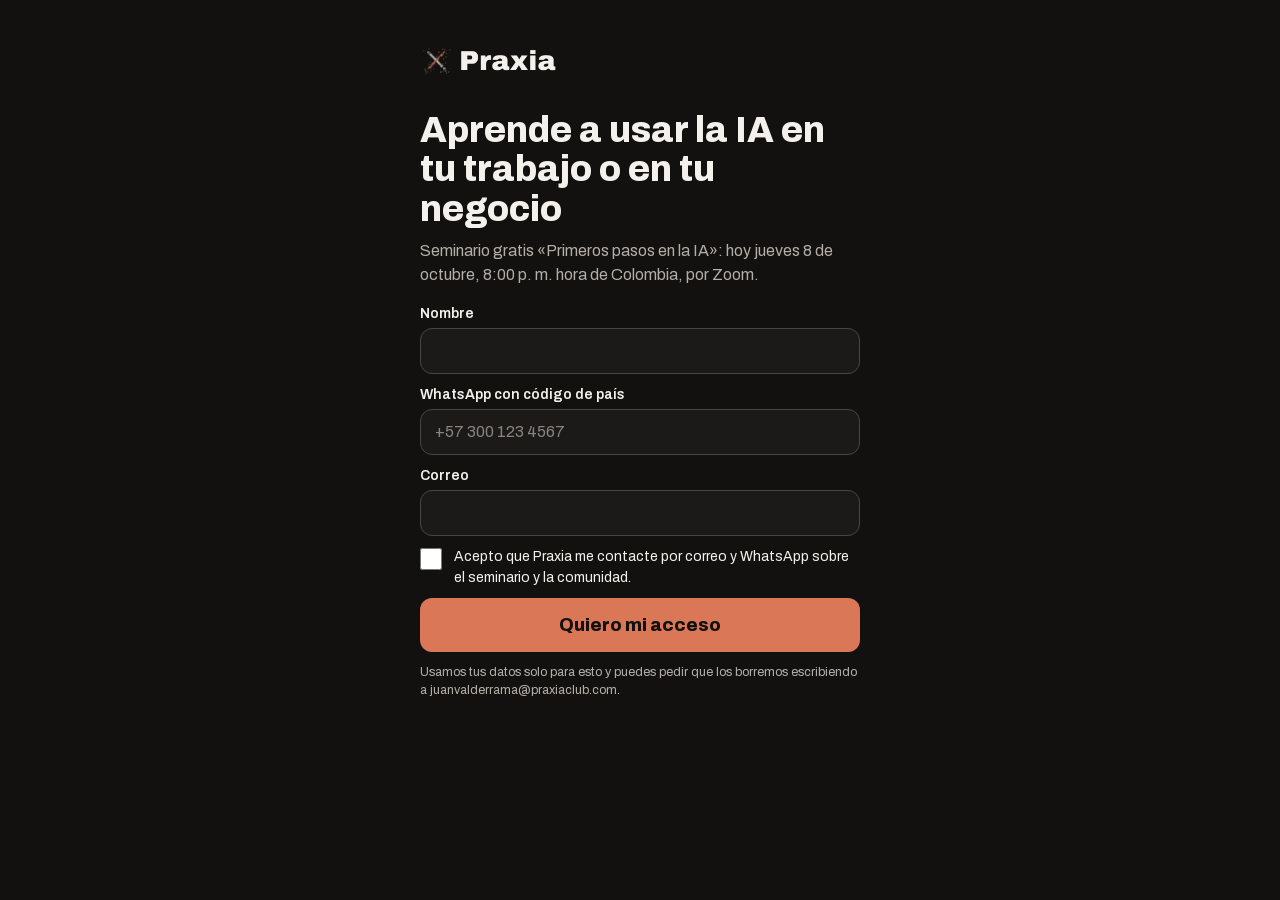
<file: index.html>
<!doctype html>
<html lang="es">
<head>
<meta charset="utf-8">
<meta name="viewport" content="width=device-width,initial-scale=1">
<title>Seminario gratis «Primeros pasos en la IA» · Praxia</title>
<meta name="description" content="Aprende a usar la IA en tu trabajo o en tu negocio. Seminario gratis hoy jueves 8 de octubre, 8:00 p. m. hora de Colombia, por Zoom.">
<meta name="robots" content="noindex">
<meta name="theme-color" content="#121110">
<link rel="icon" type="image/png" sizes="64x64" href="favicon-64.png">
<meta property="og:type" content="website">
<meta property="og:locale" content="es_CO">
<meta property="og:site_name" content="Praxia">
<meta property="og:title" content="Seminario gratis «Primeros pasos en la IA» · Praxia">
<meta property="og:description" content="Aprende a usar la IA en tu trabajo o en tu negocio. Hoy jueves 8 de octubre, 8:00 p. m. hora de Colombia, por Zoom.">
<meta property="og:image" content="og.png">
<meta property="og:image:width" content="1200">
<meta property="og:image:height" content="630">
<meta name="twitter:card" content="summary_large_image">
<link rel="stylesheet" href="fonts.css">
<link rel="stylesheet" href="style.css">
</head>
<body>
<main class="wrap">
  <img class="logo" src="logo-horizontal-oscuro.png" alt="Praxia" width="160" height="40">

  <section id="intro">
    <h1>Aprende a usar la IA en tu trabajo o en tu negocio</h1>
    <p class="lead">Seminario gratis «Primeros pasos en la IA»: hoy jueves 8 de octubre, 8:00 p. m. hora de Colombia, por Zoom.</p>
  </section>

  <form id="form" data-lead novalidate autocomplete="on">
    <input type="hidden" name="vendedor" value="directo">
    <input type="hidden" name="ref" value="directo">

    <div class="field">
      <label for="nombre">Nombre</label>
      <input id="nombre" name="nombre" type="text" autocomplete="name" required aria-describedby="e-nombre">
      <p class="err" id="e-nombre" role="alert"></p>
    </div>
    <div class="field">
      <label for="whatsapp">WhatsApp con código de país</label>
      <input id="whatsapp" name="whatsapp" type="tel" inputmode="tel" autocomplete="tel" placeholder="+57 300 123 4567" required aria-describedby="e-whatsapp">
      <p class="err" id="e-whatsapp" role="alert"></p>
    </div>
    <div class="field">
      <label for="email">Correo</label>
      <input id="email" name="email" type="email" inputmode="email" autocomplete="email" required aria-describedby="e-email">
      <p class="err" id="e-email" role="alert"></p>
    </div>
    <div class="field check">
      <input id="consent" name="consent" type="checkbox" value="si" required aria-describedby="e-consent">
      <label for="consent">Acepto que Praxia me contacte por correo y WhatsApp sobre el seminario y la comunidad.</label>
      <p class="err" id="e-consent" role="alert"></p>
    </div>
    <button id="btn" class="btn" type="submit">Quiero mi acceso</button>
    <p class="priv">Usamos tus datos solo para esto y puedes pedir que los borremos escribiendo a juanvalderrama@praxiaclub.com.</p>
  </form>

  <section id="ok" tabindex="-1" hidden aria-live="polite">
    <h2>¡Listo, <span id="ok-nombre"></span>! Tu acceso:</h2>
    <a class="btn" href="https://us06web.zoom.us/j/2411834937?pwd=VMdDqUSH9bmFulStR44VmJWD4kCLHA.1&amp;omn=89924839785" target="_blank" rel="noopener">Entrar al seminario (Zoom)</a>
    <a class="btn alt" href="https://whatsapp.com/channel/0029VbEDpVA6hENrgjZx3Y0P" target="_blank" rel="noopener">Sigue el canal de Praxia en WhatsApp</a>
    <p class="priv">Entra unos minutos antes para probar el audio.</p>
  </section>
</main>

<script src="app.js" defer></script>
<script src="https://axishub.duckdns.org/track/t.js?site=praxia-unete" data-site="praxia-unete" defer></script>
</body>
</html>
</file>
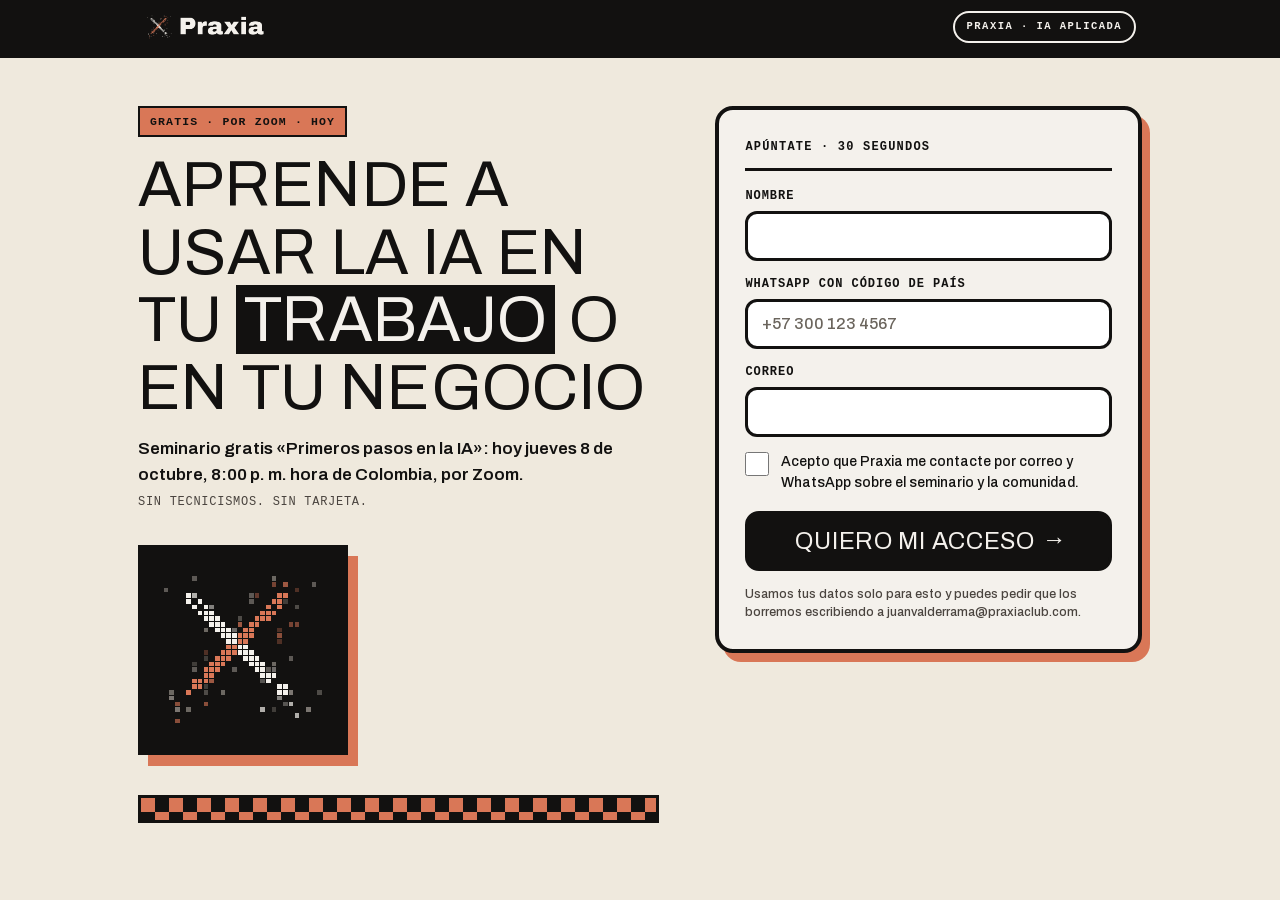
<file: a/index.html>
<!doctype html>
<html lang="es">
<head>
<meta charset="utf-8">
<meta name="viewport" content="width=device-width,initial-scale=1">
<title>Seminario gratis «Primeros pasos en la IA» · Praxia</title>
<meta name="description" content="Aprende a usar la IA en tu trabajo o en tu negocio. Seminario gratis hoy jueves 8 de octubre, 8:00 p. m. hora de Colombia, por Zoom.">
<meta name="robots" content="noindex">
<meta name="theme-color" content="#121110">
<link rel="icon" type="image/png" sizes="64x64" href="favicon-64.png">
<link rel="stylesheet" href="fonts.css">
<link rel="stylesheet" href="style.css">
</head>
<body data-variant="a">
<header class="top"><div class="top-in">
  <img class="logo" src="logo-horizontal-oscuro.png" alt="Praxia" width="128" height="32">
  <span class="seal">PRAXIA · IA APLICADA</span>
</div></header>

<main class="grid">
  <section id="intro">
    <p class="tag">Gratis · por Zoom · hoy</p>
    <h1>Aprende a usar la IA en tu <mark>trabajo</mark> o en tu negocio</h1>
    <div class="row">
      <div>
        <p class="lead">Seminario gratis «Primeros pasos en la IA»: hoy jueves 8 de octubre, 8:00 p. m. hora de Colombia, por Zoom.</p>
        <p class="micro">Sin tecnicismos. Sin tarjeta.</p>
      </div>
      <div class="tile" aria-hidden="true"><img src="simbolo.svg" alt="" width="512" height="512"></div>
    </div>
    <div class="strip" aria-hidden="true"></div>
  </section>

  <div class="side">
    <form id="form" class="card" data-lead novalidate autocomplete="on">
      <input type="hidden" name="vendedor" value="directo">
      <input type="hidden" name="ref" value="directo">
      <p class="mini">Apúntate · 30 segundos</p>

      <div class="field">
        <label for="nombre">Nombre</label>
        <input id="nombre" name="nombre" type="text" autocomplete="name" required aria-describedby="e-nombre">
        <p class="err" id="e-nombre" role="alert"></p>
      </div>
      <div class="field">
        <label for="whatsapp">WhatsApp con código de país</label>
        <input id="whatsapp" name="whatsapp" type="tel" inputmode="tel" autocomplete="tel" placeholder="+57 300 123 4567" required aria-describedby="e-whatsapp">
        <p class="err" id="e-whatsapp" role="alert"></p>
      </div>
      <div class="field">
        <label for="email">Correo</label>
        <input id="email" name="email" type="email" inputmode="email" autocomplete="email" required aria-describedby="e-email">
        <p class="err" id="e-email" role="alert"></p>
      </div>
      <div class="field check">
        <input id="consent" name="consent" type="checkbox" value="si" required aria-describedby="e-consent">
        <label for="consent">Acepto que Praxia me contacte por correo y WhatsApp sobre el seminario y la comunidad.</label>
        <p class="err" id="e-consent" role="alert"></p>
      </div>
      <button id="btn" class="btn" type="submit">Quiero mi acceso</button>
      <p class="priv">Usamos tus datos solo para esto y puedes pedir que los borremos escribiendo a juanvalderrama@praxiaclub.com.</p>
    </form>

    <section id="ok" class="card" tabindex="-1" hidden aria-live="polite">
      <p class="mini">Estás adentro</p>
      <h2>¡Listo, <span id="ok-nombre"></span>! Tu acceso:</h2>
      <a class="btn" href="https://us06web.zoom.us/j/2411834937?pwd=VMdDqUSH9bmFulStR44VmJWD4kCLHA.1&amp;omn=89924839785" target="_blank" rel="noopener">Entrar al seminario (Zoom)</a>
      <a class="btn alt" href="https://whatsapp.com/channel/0029VbEDpVA6hENrgjZx3Y0P" target="_blank" rel="noopener">Sigue el canal de Praxia en WhatsApp</a>
      <p class="priv">Entra unos minutos antes para probar el audio.</p>
    </section>
  </div>
</main>

<script src="app.js" defer></script>
<script src="https://axishub.duckdns.org/track/t.js?site=praxia-unete" data-site="praxia-unete" defer></script>
</body>
</html>
</file>
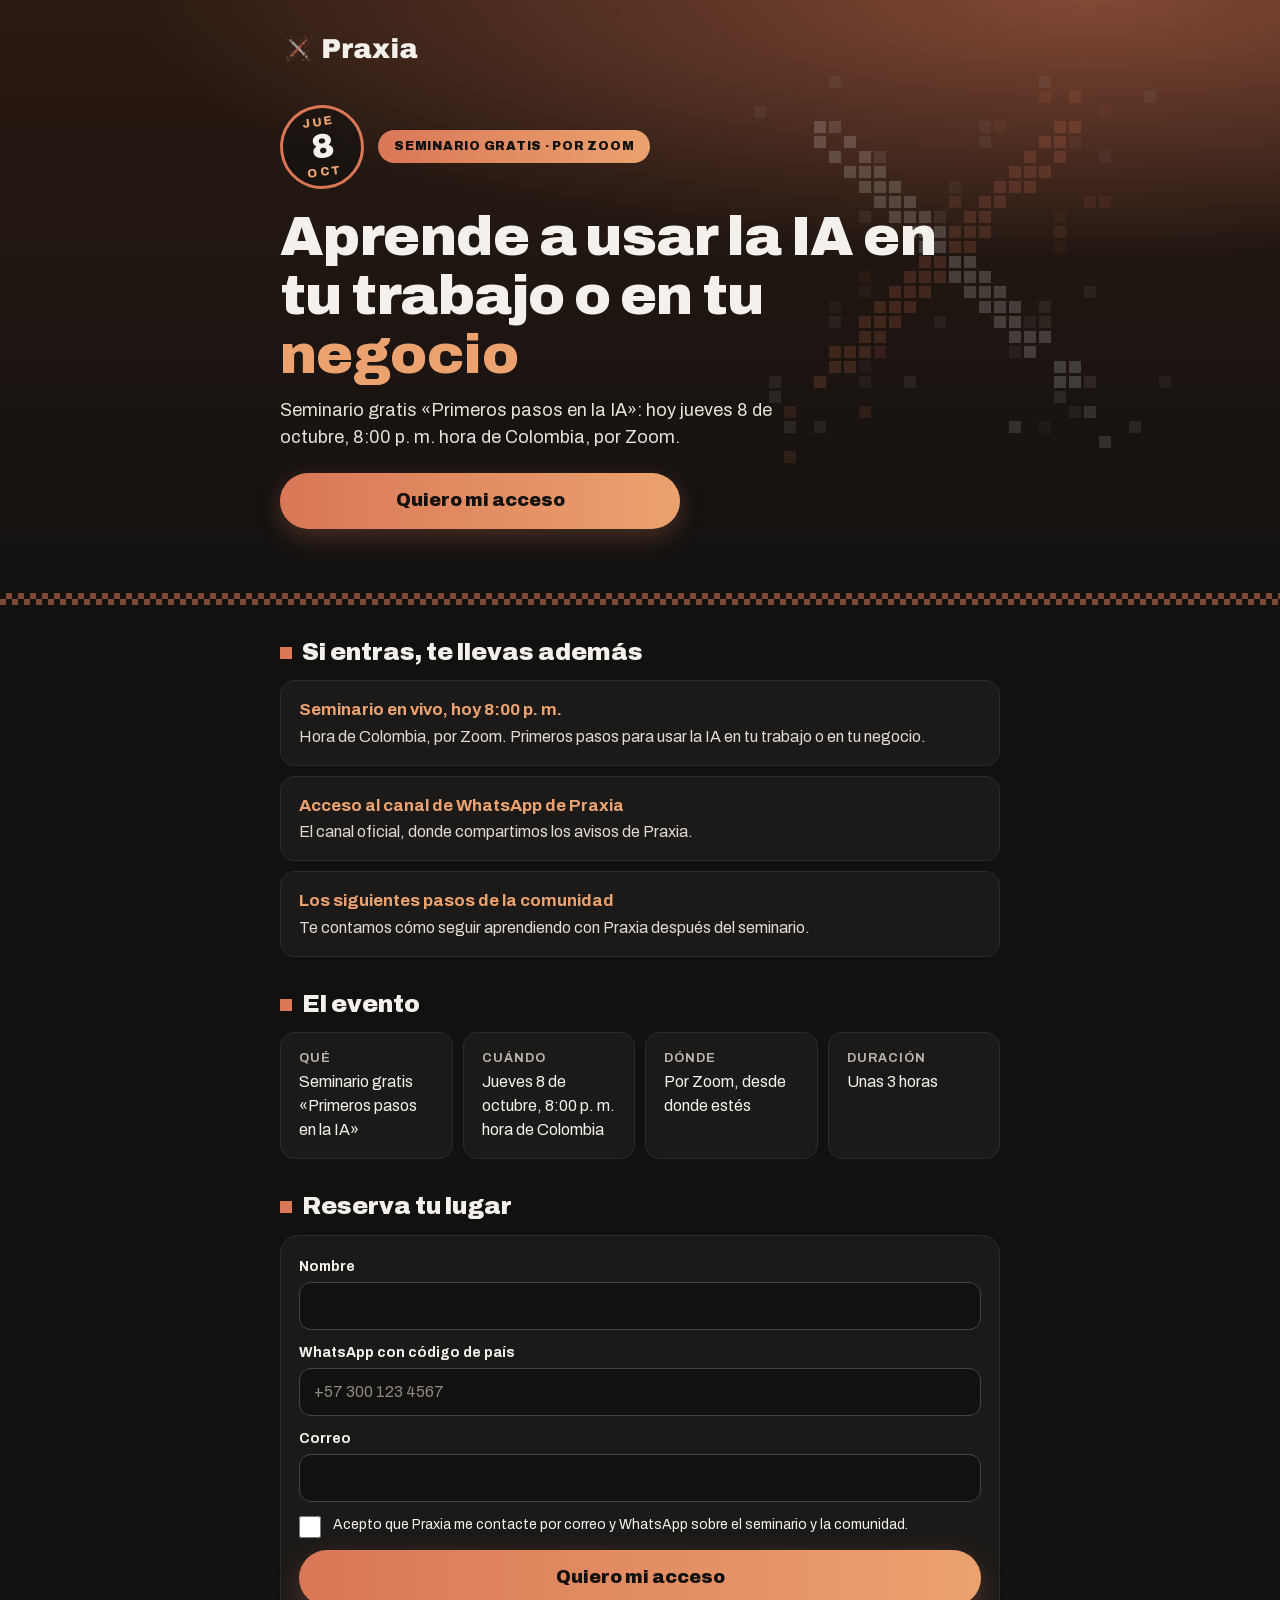
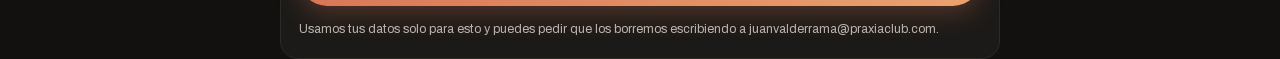
<file: b/index.html>
<!doctype html>
<html lang="es">
<head>
<meta charset="utf-8">
<meta name="viewport" content="width=device-width,initial-scale=1">
<title>Seminario gratis «Primeros pasos en la IA» · Praxia</title>
<meta name="description" content="Aprende a usar la IA en tu trabajo o en tu negocio. Seminario gratis hoy jueves 8 de octubre, 8:00 p. m. hora de Colombia, por Zoom.">
<meta name="robots" content="noindex">
<meta name="theme-color" content="#121110">
<link rel="icon" type="image/png" sizes="64x64" href="favicon-64.png">
<link rel="stylesheet" href="fonts.css">
<link rel="stylesheet" href="style.css">
</head>
<body data-variant="b">
<header class="hero"><div class="in">
  <img class="logo" src="logo-horizontal.png" alt="Praxia" width="140" height="35">
  <div class="fecha">
    <div class="sello" aria-hidden="true"><small>JUE</small><b>8</b><small>OCT</small></div>
    <span class="pill">Seminario gratis · por Zoom</span>
  </div>
  <h1>Aprende a usar la IA en tu trabajo o en tu <em>negocio</em></h1>
  <p class="lead">Seminario gratis «Primeros pasos en la IA»: hoy jueves 8 de octubre, 8:00 p. m. hora de Colombia, por Zoom.</p>
  <div id="intro"><a class="btn" href="#inscripcion">Quiero mi acceso</a></div>
</div></header>
<div class="pixeles" aria-hidden="true"></div>

<section id="ok" tabindex="-1" hidden aria-live="polite">
  <h2>¡Listo, <span id="ok-nombre"></span>! Tu acceso:</h2>
  <a class="btn" href="https://us06web.zoom.us/j/2411834937?pwd=VMdDqUSH9bmFulStR44VmJWD4kCLHA.1&amp;omn=89924839785" target="_blank" rel="noopener">Entrar al seminario (Zoom)</a>
  <a class="btn alt" href="https://whatsapp.com/channel/0029VbEDpVA6hENrgjZx3Y0P" target="_blank" rel="noopener">Sigue el canal de Praxia en WhatsApp</a>
  <p class="priv">Entra unos minutos antes para probar el audio.</p>
</section>

<main class="in">
  <h2>Si entras, te llevas además</h2>
  <div class="cards">
    <div class="card"><b>Seminario en vivo, hoy 8:00 p. m.</b><p>Hora de Colombia, por Zoom. Primeros pasos para usar la IA en tu trabajo o en tu negocio.</p></div>
    <div class="card"><b>Acceso al canal de WhatsApp de Praxia</b><p>El canal oficial, donde compartimos los avisos de Praxia.</p></div>
    <div class="card"><b>Los siguientes pasos de la comunidad</b><p>Te contamos cómo seguir aprendiendo con Praxia después del seminario.</p></div>
  </div>

  <h2>El evento</h2>
  <div class="datos">
    <div class="card"><small>Qué</small>Seminario gratis «Primeros pasos en la IA»</div>
    <div class="card"><small>Cuándo</small>Jueves 8 de octubre, 8:00 p. m. hora de Colombia</div>
    <div class="card"><small>Dónde</small>Por Zoom, desde donde estés</div>
    <div class="card"><small>Duración</small>Unas 3 horas</div>
  </div>

  <h2 id="inscripcion">Reserva tu lugar</h2>
  <form id="form" data-lead novalidate autocomplete="on">
    <input type="hidden" name="vendedor" value="directo">
    <input type="hidden" name="ref" value="directo">

    <div class="field">
      <label for="nombre">Nombre</label>
      <input id="nombre" name="nombre" type="text" autocomplete="name" required aria-describedby="e-nombre">
      <p class="err" id="e-nombre" role="alert"></p>
    </div>
    <div class="field">
      <label for="whatsapp">WhatsApp con código de país</label>
      <input id="whatsapp" name="whatsapp" type="tel" inputmode="tel" autocomplete="tel" placeholder="+57 300 123 4567" required aria-describedby="e-whatsapp">
      <p class="err" id="e-whatsapp" role="alert"></p>
    </div>
    <div class="field">
      <label for="email">Correo</label>
      <input id="email" name="email" type="email" inputmode="email" autocomplete="email" required aria-describedby="e-email">
      <p class="err" id="e-email" role="alert"></p>
    </div>
    <div class="field check">
      <input id="consent" name="consent" type="checkbox" value="si" required aria-describedby="e-consent">
      <label for="consent">Acepto que Praxia me contacte por correo y WhatsApp sobre el seminario y la comunidad.</label>
      <p class="err" id="e-consent" role="alert"></p>
    </div>
    <button id="btn" class="btn" type="submit">Quiero mi acceso</button>
    <p class="priv">Usamos tus datos solo para esto y puedes pedir que los borremos escribiendo a juanvalderrama@praxiaclub.com.</p>
  </form>
</main>

<div class="fijo"><a class="btn" href="#inscripcion">Quiero mi acceso</a></div>

<script src="app.js" defer></script>
<script src="https://axishub.duckdns.org/track/t.js?site=praxia-unete" data-site="praxia-unete" defer></script>
</body>
</html>
</file>
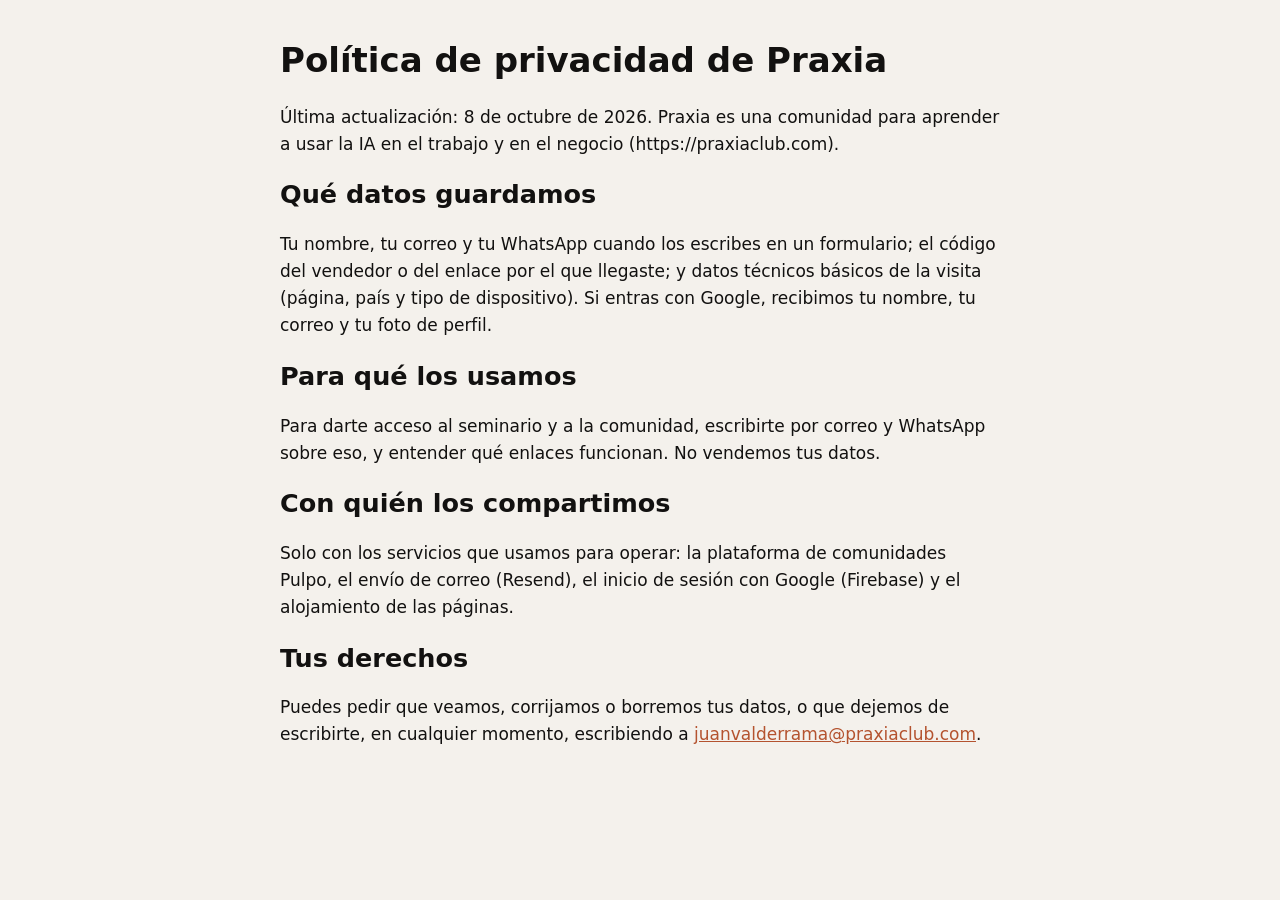
<file: privacidad.html>
<!doctype html>
<html lang="es"><head><meta charset="utf-8"><meta name="viewport" content="width=device-width,initial-scale=1">
<title>Política de privacidad · Praxia</title>
<style>body{font:17px/1.6 system-ui,sans-serif;max-width:720px;margin:40px auto;padding:0 20px;color:#121110;background:#f4f1ec}h1,h2{line-height:1.2}a{color:#b4532f}</style></head>
<body>
<h1>Política de privacidad de Praxia</h1>
<p>Última actualización: 8 de octubre de 2026. Praxia es una comunidad para aprender a usar la IA en el trabajo y en el negocio (https://praxiaclub.com).</p>
<h2>Qué datos guardamos</h2>
<p>Tu nombre, tu correo y tu WhatsApp cuando los escribes en un formulario; el código del vendedor o del enlace por el que llegaste; y datos técnicos básicos de la visita (página, país y tipo de dispositivo). Si entras con Google, recibimos tu nombre, tu correo y tu foto de perfil.</p>
<h2>Para qué los usamos</h2>
<p>Para darte acceso al seminario y a la comunidad, escribirte por correo y WhatsApp sobre eso, y entender qué enlaces funcionan. No vendemos tus datos.</p>
<h2>Con quién los compartimos</h2>
<p>Solo con los servicios que usamos para operar: la plataforma de comunidades Pulpo, el envío de correo (Resend), el inicio de sesión con Google (Firebase) y el alojamiento de las páginas.</p>
<h2>Tus derechos</h2>
<p>Puedes pedir que veamos, corrijamos o borremos tus datos, o que dejemos de escribirte, en cualquier momento, escribiendo a <a href="mailto:juanvalderrama@praxiaclub.com">juanvalderrama@praxiaclub.com</a>.</p>
</body></html>
</file>
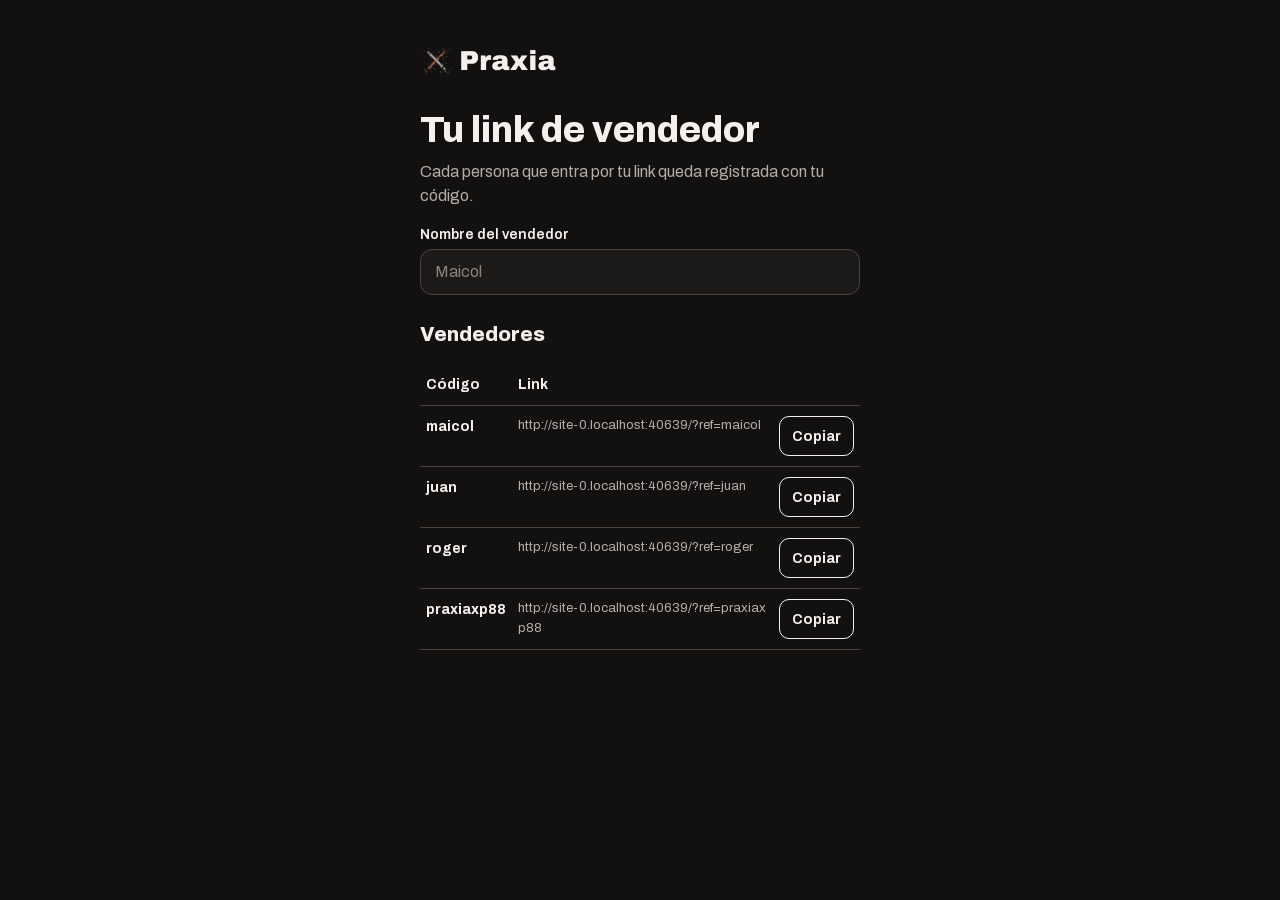
<file: vendedores.html>
<!doctype html>
<html lang="es">
<head>
<meta charset="utf-8">
<meta name="viewport" content="width=device-width,initial-scale=1">
<title>Links de vendedor · Praxia</title>
<meta name="robots" content="noindex">
<meta name="theme-color" content="#121110">
<link rel="icon" type="image/png" sizes="64x64" href="favicon-64.png">
<link rel="stylesheet" href="fonts.css">
<link rel="stylesheet" href="style.css">
<style>
table{width:100%;border-collapse:collapse;margin:8px 0 0;font-size:14px}
th,td{text-align:left;padding:10px 6px;border-bottom:1px solid var(--line);vertical-align:top}
td.l{word-break:break-all;color:var(--dim);font-size:13px}
.row{display:flex;gap:10px}.row .btn{margin-top:10px;min-height:48px;font-size:16px}
.out{background:var(--panel);border-radius:var(--r);padding:12px 14px;word-break:break-all;margin:12px 0 0;font-size:14px}
.note{color:var(--dim);margin:0 0 16px}
button.mini{min-height:40px;padding:0 12px;background:transparent;color:var(--ink);border:1.5px solid var(--ink);border-radius:10px;font:inherit;font-weight:700;font-size:14px;cursor:pointer}
</style>
</head>
<body>
<main class="wrap">
  <img class="logo" src="logo-horizontal-oscuro.png" alt="Praxia" width="160" height="40">
  <h1>Tu link de vendedor</h1>
  <p class="note">Cada persona que entra por tu link queda registrada con tu código.</p>

  <div class="field">
    <label for="nom">Nombre del vendedor</label>
    <input id="nom" type="text" autocomplete="off" placeholder="Maicol">
  </div>
  <div id="res" hidden>
    <p class="out" id="link"></p>
    <div class="row">
      <button class="btn" id="copiar" type="button">Copiar</button>
      <a class="btn alt" id="wa" target="_blank" rel="noopener" href="#">Compartir por WhatsApp</a>
    </div>
  </div>
  <p class="priv" id="msg" role="status"></p>

  <h2 style="margin-top:28px;font-size:20px">Vendedores</h2>
  <table>
    <thead><tr><th>Código</th><th>Link</th><th></th></tr></thead>
    <tbody id="tabla"></tbody>
  </table>
</main>
<script>
// Cambiar al publicar (con la barra final).
var BASE = location.href.replace(/vendedores\.html.*$/, '').replace(/[?#].*$/, '');
var VENDEDORES = ['maicol', 'juan', 'roger', 'praxiaxp88'];

function toCode(s) {
  s = String(s || '').toLowerCase();
  try { s = s.normalize('NFD').replace(/[̀-ͯ]/g, ''); } catch (e) {}
  return s.replace(/[\s_]+/g, '-').replace(/[^a-z0-9-]/g, '').replace(/-+/g, '-').replace(/^-|-$/g, '').slice(0, 40);
}
function linkFor(code) { return BASE.replace(/\/?$/, '/') + '?ref=' + code; }
function waFor(link) { return 'https://wa.me/?text=' + encodeURIComponent('Te comparto el acceso al seminario gratis de Praxia: ' + link); }
function copy(text, msgEl) {
  var done = function () { msgEl.textContent = 'Link copiado.'; };
  var fail = function () { msgEl.textContent = 'No se pudo copiar: selecciona el link y cópialo a mano.'; };
  if (navigator.clipboard && navigator.clipboard.writeText) navigator.clipboard.writeText(text).then(done, fail); else fail();
}
var msg = document.getElementById('msg');
var nom = document.getElementById('nom');
nom.addEventListener('input', function () {
  var code = toCode(nom.value), link = linkFor(code);
  document.getElementById('res').hidden = !code;
  if (!code) return;
  document.getElementById('link').textContent = link;
  document.getElementById('wa').href = waFor(link);
  msg.textContent = '';
});
document.getElementById('copiar').addEventListener('click', function () { copy(document.getElementById('link').textContent, msg); });

var tb = document.getElementById('tabla');
VENDEDORES.forEach(function (c) {
  var link = linkFor(c), tr = document.createElement('tr');
  var a = document.createElement('td'); a.textContent = c; a.style.fontWeight = '700';
  var b = document.createElement('td'); b.className = 'l'; b.textContent = link;
  var d = document.createElement('td'), btn = document.createElement('button');
  btn.type = 'button'; btn.className = 'mini'; btn.textContent = 'Copiar';
  btn.addEventListener('click', function () { copy(link, msg); });
  d.appendChild(btn); tr.appendChild(a); tr.appendChild(b); tr.appendChild(d); tb.appendChild(tr);
});
</script>
</body>
</html>
</file>
<file: fonts.css>
/* Archivo (variable 100-900, subset latin) embebida en base64: 34940 bytes de fuente, sin descargas externas. */
@font-face{font-family:'Archivo';font-style:normal;font-weight:100 900;font-display:swap;src:url([data-uri]) format('woff2')}
</file>
<file: style.css>
/* Praxia · unete · paleta C · celular primero */
:root{--bg:#121110;--panel:#1c1a18;--line:#4a443f;--ink:#f4f1ec;--dim:#b4aea6;--acid:#d97757;--err:#ff9b8a;--r:12px}
*{box-sizing:border-box}
html{-webkit-text-size-adjust:100%}
body{margin:0;background:var(--bg);color:var(--ink);font:400 16px/1.5 'Archivo',system-ui,-apple-system,'Segoe UI',Roboto,Arial,sans-serif;-webkit-font-smoothing:antialiased;overflow-wrap:break-word}
.wrap{max-width:480px;margin:0 auto;padding:14px 20px 32px}
.logo{display:block;width:140px;height:auto;margin:0 0 14px -16px}
:focus-visible{outline:3px solid var(--ink);outline-offset:3px;border-radius:4px}
h1{font-weight:800;font-size:clamp(26px,7.4vw,36px);line-height:1.1;margin:0 0 10px}
h2{font-weight:800;font-size:26px;line-height:1.15;margin:8px 0 18px}
.lead{color:var(--dim);font-size:16px;margin:0 0 16px}
.field{margin:0 0 10px}
label{display:block;font-weight:600;font-size:14px;margin:0 0 4px}
input[type=text],input[type=tel],input[type=email]{width:100%;min-height:46px;padding:0 14px;background:var(--panel);color:var(--ink);border:1.5px solid var(--line);border-radius:var(--r);font:inherit;font-size:16px}
input::placeholder{color:#8a847c}
input[aria-invalid=true]{border-color:var(--err)}
.err{color:var(--err);font-size:13px;margin:4px 0 0}
.err:empty{display:none}
.check{display:grid;grid-template-columns:24px 1fr;gap:0 10px;align-items:start}
.check input{width:22px;height:22px;margin:2px 0 0;accent-color:var(--acid)}
.check label{font-weight:400;font-size:14px;margin:0}
.check .err{grid-column:2}
.btn{display:flex;align-items:center;justify-content:center;width:100%;min-height:54px;margin:8px 0 0;padding:0 20px;background:var(--acid);color:#121110;border:0;border-radius:var(--r);font:inherit;font-weight:800;font-size:18px;text-align:center;text-decoration:none;cursor:pointer}
.btn:hover{filter:brightness(1.08)}
.btn:disabled{opacity:.7;cursor:wait}
.btn.alt{background:transparent;color:var(--ink);border:2px solid var(--ink);margin-top:12px}
.priv{color:var(--dim);font-size:12.5px;line-height:1.4;margin:12px 0 0}
#ok:focus{outline:none}
[hidden]{display:none!important}
@media (min-width:600px){.wrap{padding-top:40px}.logo{width:170px;margin-bottom:28px}}
</file>
<file: a/fonts.css>
/* Archivo (variable 100-900, subset latin) embebida en base64: 34940 bytes de fuente, sin descargas externas. */
@font-face{font-family:'Archivo';font-style:normal;font-weight:100 900;font-display:swap;src:url([data-uri]) format('woff2')}
</file>
<file: a/style.css>
/* Praxia · unete · variante A "street smarts" (neo-brutalista) · celular primero · sin recursos externos */
:root{--paper:#efe9dd;--card:#f4f1ec;--ink:#121110;--dim:#4a443f;--acid:#d97757;--err:#a32a1c;
  --display:Impact,Haettenschweiler,'Roboto Condensed','Arial Narrow Bold','Arial Narrow','Archivo',sans-serif;
  --mono:ui-monospace,'SF Mono',Menlo,Consolas,'Liberation Mono',monospace}
*{box-sizing:border-box}
html{-webkit-text-size-adjust:100%}
body{margin:0;background:var(--paper);color:var(--ink);font:500 16px/1.5 'Archivo',system-ui,-apple-system,'Segoe UI',Roboto,Arial,sans-serif;-webkit-font-smoothing:antialiased;overflow-wrap:break-word}
:focus-visible{outline:3px solid var(--ink);outline-offset:3px;box-shadow:0 0 0 6px var(--acid)}
.mono{font-family:var(--mono);letter-spacing:.08em;text-transform:uppercase}

/* barra superior negra: logo + sello */
.top{background:var(--ink);border-bottom:4px solid var(--ink)}
.top-in{max-width:1040px;margin:0 auto;padding:6px 16px;display:flex;align-items:center;justify-content:space-between;gap:10px}
.logo{display:block;width:128px;height:auto;margin-left:-14px}
.seal{font-family:var(--mono);font-weight:700;font-size:10.5px;letter-spacing:.14em;color:var(--card);border:2px solid var(--card);border-radius:999px;padding:6px 12px;white-space:nowrap}

.grid{max-width:1040px;margin:0 auto;padding:22px 18px 40px;display:grid;gap:26px}
.tag{display:inline-block;font-family:var(--mono);font-weight:700;font-size:11.5px;letter-spacing:.1em;text-transform:uppercase;background:var(--acid);color:var(--ink);border:2px solid var(--ink);padding:5px 10px;margin:0 0 14px}
h1{font-family:var(--display);font-weight:400;text-transform:uppercase;font-size:clamp(38px,11.5vw,64px);line-height:1.06;letter-spacing:.005em;margin:0 0 14px}
h1 mark{background:var(--ink);color:var(--card);padding:0 8px;box-decoration-break:clone;-webkit-box-decoration-break:clone}
h2{font-family:var(--display);font-weight:400;text-transform:uppercase;font-size:clamp(28px,8vw,38px);line-height:1.02;margin:0 0 16px}
.lead{font-size:17px;font-weight:600;margin:0 0 6px;max-width:30em}
.micro{font-family:var(--mono);font-size:12px;letter-spacing:.06em;text-transform:uppercase;color:var(--dim);margin:0}

/* motivo pixel: tira de cuadrados con bordes duros + X granular del simbolo */
.strip{height:28px;margin:22px 0 0;border:3px solid var(--ink);background:
  conic-gradient(var(--ink) 25%,var(--acid) 0 50%,var(--ink) 0 75%,var(--acid) 0) 0 0/28px 28px;image-rendering:pixelated}
.row{display:flex;gap:14px;align-items:flex-end;justify-content:space-between}
.tile{flex:none;width:84px;background:var(--ink);border:3px solid var(--ink);box-shadow:5px 5px 0 var(--acid);padding:4px;margin:0 6px 4px 0}
.tile img{display:block;width:100%;height:auto;image-rendering:pixelated}

/* tarjeta con sombra dura */
.card{background:var(--card);border:4px solid var(--ink);border-radius:18px;padding:22px 18px;box-shadow:8px 9px 0 var(--acid)}
.card .mini{font-family:var(--mono);font-weight:700;font-size:12px;letter-spacing:.1em;text-transform:uppercase;margin:0 0 16px;padding-bottom:12px;border-bottom:3px solid var(--ink)}
.field{margin:0 0 14px}
label{display:block;font-family:var(--mono);font-weight:700;font-size:12px;letter-spacing:.08em;text-transform:uppercase;margin:0 0 6px}
input[type=text],input[type=tel],input[type=email]{width:100%;min-height:50px;padding:0 14px;background:#fff;color:var(--ink);border:3px solid var(--ink);border-radius:12px;font:inherit;font-size:16px;font-weight:600;-webkit-appearance:none;appearance:none}
input::placeholder{color:#6b655d;font-weight:500}
input[aria-invalid=true]{border-color:var(--err);background:#fff4f1}
.err{color:var(--err);font-weight:700;font-size:13.5px;margin:6px 0 0}
.err:empty{display:none}
.check{display:grid;grid-template-columns:26px 1fr;gap:0 10px;align-items:start}
.check input{width:24px;height:24px;margin:1px 0 0;accent-color:var(--ink)}
.check label{font-family:inherit;font-weight:500;font-size:14px;letter-spacing:0;text-transform:none;margin:0}
.check .err{grid-column:2}
.btn{display:flex;align-items:center;justify-content:center;gap:12px;width:100%;min-height:60px;margin:18px 0 0;padding:0 18px;background:var(--ink);color:var(--card);border:3px solid var(--ink);border-radius:14px;font-family:var(--display);font-weight:400;font-size:24px;letter-spacing:.03em;text-transform:uppercase;text-align:center;text-decoration:none;cursor:pointer;box-shadow:0 0 0 var(--acid);transition:transform .08s,box-shadow .08s}
#btn::after{content:"→";font-family:var(--mono);font-size:24px}
.btn:hover{transform:translate(-2px,-2px);box-shadow:4px 4px 0 var(--acid)}
.btn:active{transform:translate(2px,2px);box-shadow:0 0 0 var(--acid)}
.btn:disabled{opacity:.7;cursor:wait}
.btn.alt{background:var(--card);color:var(--ink)}
.priv{font-size:12.5px;line-height:1.45;color:var(--dim);margin:14px 0 0}
#ok .btn{font-size:20px;min-height:56px}
#ok:focus{outline:none}
[hidden]{display:none!important}

@media (min-width:860px){
  .logo{width:150px}
  .top-in{padding:8px 24px}
  .grid{grid-template-columns:1.1fr .9fr;gap:56px;align-items:start;padding-top:48px}
  .grid:has(#intro[hidden]){grid-template-columns:minmax(0,520px);justify-content:center}
  .card{padding:28px 26px}
  .row{display:block}
  .strip{margin-top:40px}
  .tile{width:210px;margin:34px 0 0;border-width:4px;box-shadow:10px 11px 0 var(--acid);padding:10px}
}
@media (max-width:359px){.seal{font-size:9.5px;padding:5px 8px}}
</file>
<file: b/fonts.css>
/* Archivo (variable 100-900, subset latin) embebida en base64: 34940 bytes de fuente, sin descargas externas. */
@font-face{font-family:'Archivo';font-style:normal;font-weight:100 900;font-display:swap;src:url([data-uri]) format('woff2')}
</file>
<file: b/style.css>
/* Praxia · unete · variante B "money mastery" (hero oscuro calido, pildora naranja) · celular primero · sin recursos externos */
:root{--bg:#121110;--panel:#1c1a18;--line:#4a443f;--ink:#f4f1ec;--dim:#b9b3ab;--o1:#d97757;--o2:#eba26e;--err:#ff9b8a;--r:14px}
*{box-sizing:border-box}
html{-webkit-text-size-adjust:100%}
@media (prefers-reduced-motion:no-preference){html{scroll-behavior:smooth}}
body{margin:0;background:var(--bg);color:var(--ink);font:400 16px/1.5 'Archivo',system-ui,-apple-system,'Segoe UI',Roboto,Arial,sans-serif;-webkit-font-smoothing:antialiased;overflow-wrap:break-word;padding-bottom:84px}
:focus-visible{outline:3px solid var(--ink);outline-offset:3px;border-radius:6px}
.in{max-width:640px;margin:0 auto;padding:0 20px}

/* hero oscuro con degradé cálido + X pixel como marca de agua */
.hero{position:relative;overflow:hidden;background:radial-gradient(120% 70% at 85% 0%,rgba(217,119,87,.5),rgba(217,119,87,0) 62%),linear-gradient(180deg,#2b1a12 0%,#121110 100%)}
.hero::before{content:"";position:absolute;right:-70px;top:24px;width:360px;height:360px;background:url(simbolo.svg) center/contain no-repeat;opacity:.16;image-rendering:pixelated;pointer-events:none}
.hero .in{position:relative;padding-top:12px;padding-bottom:36px}
.logo{display:block;width:140px;height:auto;margin:0 0 18px -14px}
.fecha{display:flex;align-items:center;gap:14px;margin:0 0 18px}
.sello{flex:none;width:84px;height:84px;border:3px solid var(--o1);border-radius:50%;display:flex;flex-direction:column;align-items:center;justify-content:center;line-height:1;transform:rotate(-8deg);background:rgba(18,17,16,.55)}
.sello b{font-weight:900;font-size:34px;margin:2px 0}
.sello small{font-weight:800;font-size:12px;letter-spacing:.14em;color:var(--o2)}
.pill{display:inline-block;background:linear-gradient(90deg,var(--o1),var(--o2));color:#121110;border-radius:99px;padding:7px 16px;font-weight:900;font-size:12.5px;letter-spacing:.06em;text-transform:uppercase}
h1{font-weight:900;font-size:clamp(32px,9.2vw,50px);line-height:1.06;margin:0 0 12px;letter-spacing:-.01em}
h1 em{font-style:normal;color:var(--o2)}
.lead{font-size:18px;color:#e7e1d8;margin:0 0 22px;max-width:30em}
.btn{display:flex;align-items:center;justify-content:center;width:100%;max-width:400px;min-height:56px;padding:0 28px;background:linear-gradient(90deg,var(--o1),var(--o2));color:#121110;border:0;border-radius:999px;font:inherit;font-weight:900;font-size:18px;text-align:center;text-decoration:none;cursor:pointer;box-shadow:0 8px 24px rgba(217,119,87,.28)}
.btn:hover{filter:brightness(1.07)}
.btn:disabled{opacity:.7;cursor:wait}
.btn.alt{background:transparent;color:var(--ink);border:2px solid var(--ink);box-shadow:none;margin-top:12px}
.pixeles{height:12px;margin:0;background:conic-gradient(var(--o1) 25%,var(--bg) 0 50%,var(--o1) 0 75%,var(--bg) 0) 0 0/12px 12px;opacity:.55;image-rendering:pixelated}

main{padding-top:6px;padding-bottom:30px}
h2{font-weight:900;font-size:24px;line-height:1.15;margin:34px 0 14px}
h2::before{content:"";display:inline-block;width:12px;height:12px;background:var(--o1);margin-right:10px;vertical-align:1px}
.cards{display:grid;gap:10px}
.card{background:var(--panel);border:1px solid #2e2a26;border-radius:var(--r);padding:16px 18px}
.card b{display:block;color:var(--o2);font-size:17px;margin-bottom:2px}
.card p{margin:0;color:#e0dad1}
.datos{display:grid;grid-template-columns:1fr 1fr;gap:10px}
.datos .card{margin:0}
.datos small{display:block;color:var(--dim);font-size:12.5px;font-weight:700;letter-spacing:.08em;text-transform:uppercase;margin-bottom:2px}
.datos .full{grid-column:1/-1}

/* formulario */
form{background:var(--panel);border:1px solid #2e2a26;border-radius:18px;padding:20px 18px}
.field{margin:0 0 12px}
label{display:block;font-weight:700;font-size:14px;margin:0 0 5px}
input[type=text],input[type=tel],input[type=email]{width:100%;min-height:48px;padding:0 14px;background:var(--bg);color:var(--ink);border:1.5px solid var(--line);border-radius:12px;font:inherit;font-size:16px}
input::placeholder{color:#8f8981}
input[aria-invalid=true]{border-color:var(--err)}
.err{color:var(--err);font-size:13.5px;margin:5px 0 0}
.err:empty{display:none}
.check{display:grid;grid-template-columns:24px 1fr;gap:0 10px;align-items:start}
.check input{width:22px;height:22px;margin:2px 0 0;accent-color:var(--o1)}
.check label{font-weight:400;font-size:14px;margin:0}
.check .err{grid-column:2}
form .btn{max-width:none;margin-top:10px}
.priv{color:var(--dim);font-size:12.5px;line-height:1.45;margin:14px 0 0}
#ok{background:var(--panel);border:2px solid var(--o1);border-radius:18px;padding:22px 18px;margin:26px 20px 0}
#ok h2{margin:0 0 16px}
#ok h2::before{display:none}
#ok .btn{max-width:none}
#ok:focus{outline:none}

/* boton fijo inferior (solo celular) */
.fijo{position:fixed;left:0;right:0;bottom:0;z-index:5;padding:10px 16px calc(10px + env(safe-area-inset-bottom));background:linear-gradient(180deg,rgba(18,17,16,0),rgba(18,17,16,.96) 40%)}
.fijo .btn{max-width:none;min-height:54px}
body:has(#ok:not([hidden])) .fijo{display:none}
body:has(#ok:not([hidden])){padding-bottom:0}
[hidden]{display:none!important}

@media (min-width:860px){
  body{padding-bottom:0}
  .fijo{display:none}
  .hero::before{right:6%;top:30px;width:480px;height:480px;opacity:.18}
  .hero .in{padding-top:28px;padding-bottom:64px}
  .logo{width:170px;margin-bottom:34px}
  h1{font-size:56px}
  .datos{grid-template-columns:repeat(4,1fr)}
  .datos .full{grid-column:auto}
  .in{max-width:760px}
  #ok{max-width:640px;margin:30px auto 0}
}
@media (max-width:359px){.sello{width:72px;height:72px}.sello b{font-size:28px}}
#inscripcion:has(+ form[hidden]){display:none}
</file>
